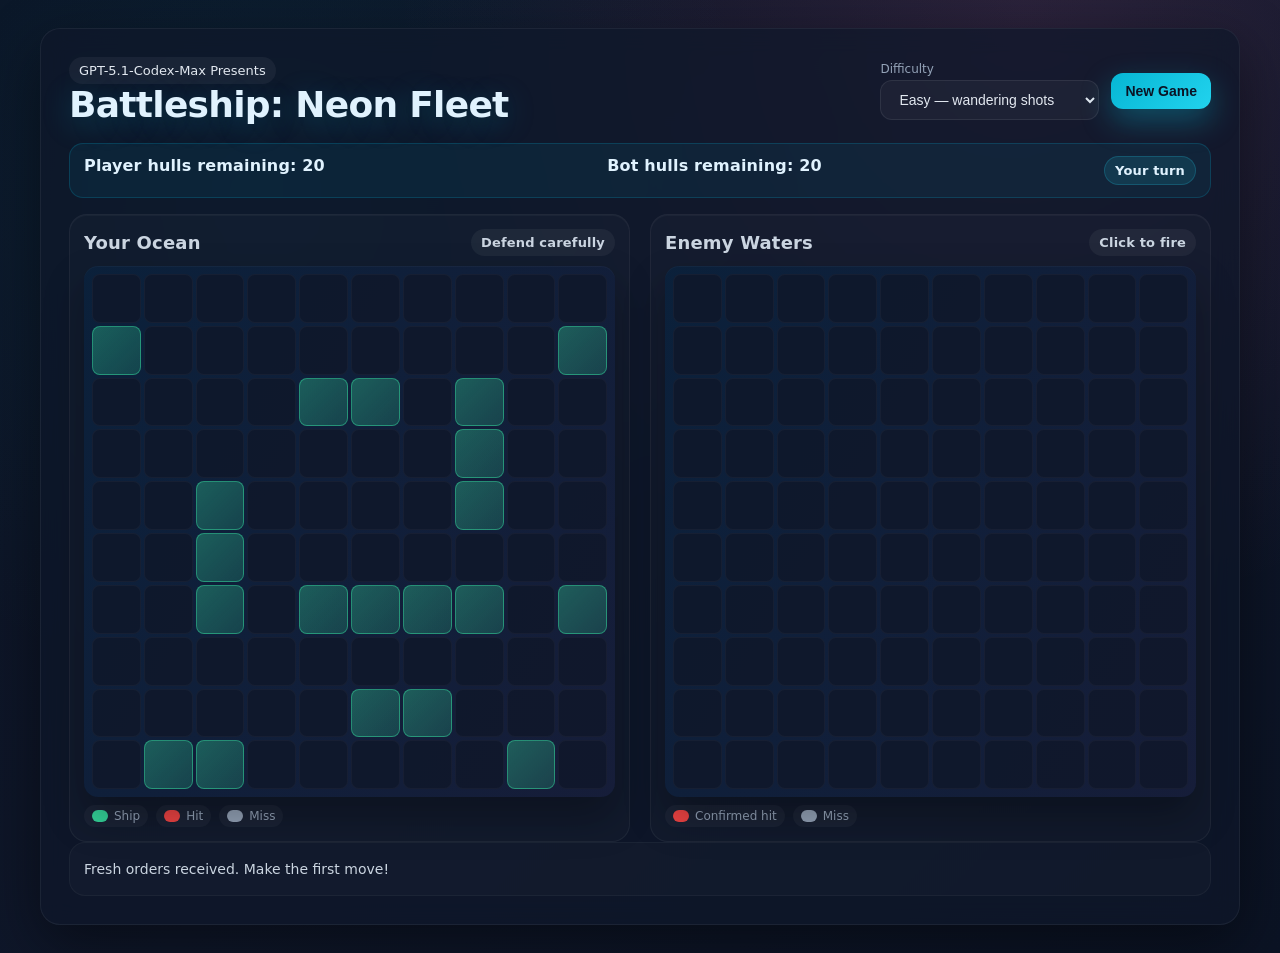
<file: battleship.html>
<!DOCTYPE html>
<html lang="en">
<head>
  <meta charset="UTF-8">
  <meta name="viewport" content="width=device-width, initial-scale=1.0">
  <title>Beautiful Battleship</title>
  <style>
    :root {
      --deep-blue: #0f172a;
      --accent: #06b6d4;
      --accent-2: #f472b6;
      --grid: #0b1933;
      --hit: #ef4444;
      --miss: #94a3b8;
      --ship: #34d399;
    }

    * {
      box-sizing: border-box;
    }

    body {
      margin: 0;
      min-height: 100vh;
      font-family: "Inter", system-ui, -apple-system, BlinkMacSystemFont, "Segoe UI", sans-serif;
      color: #e2e8f0;
      background: radial-gradient(circle at 20% 20%, rgba(6, 182, 212, 0.08), transparent 40%),
        radial-gradient(circle at 80% 0%, rgba(244, 114, 182, 0.12), transparent 45%),
        linear-gradient(135deg, #0b1324, #0f172a 50%, #0b1324);
      display: flex;
      align-items: center;
      justify-content: center;
      padding: 28px;
    }

    .app {
      width: min(1200px, 100%);
      background: rgba(15, 23, 42, 0.7);
      border: 1px solid rgba(255, 255, 255, 0.06);
      border-radius: 20px;
      box-shadow: 0 20px 60px rgba(0, 0, 0, 0.45);
      backdrop-filter: blur(12px);
      padding: 28px;
    }

    header {
      display: flex;
      justify-content: space-between;
      align-items: center;
      gap: 16px;
      flex-wrap: wrap;
      margin-bottom: 18px;
    }

    h1 {
      font-weight: 800;
      letter-spacing: -0.02em;
      margin: 0;
      font-size: clamp(28px, 3vw, 36px);
      color: #e0f2fe;
      text-shadow: 0 6px 30px rgba(6, 182, 212, 0.28);
    }

    .controls {
      display: flex;
      align-items: center;
      gap: 12px;
      flex-wrap: wrap;
    }

    select,
    button {
      background: rgba(255, 255, 255, 0.04);
      border: 1px solid rgba(255, 255, 255, 0.08);
      color: #e2e8f0;
      padding: 10px 14px;
      border-radius: 12px;
      font-size: 14px;
      transition: all 0.2s ease;
      cursor: pointer;
    }

    select:focus,
    button:focus {
      outline: 2px solid var(--accent);
      outline-offset: 2px;
    }

    button.primary {
      background: linear-gradient(135deg, var(--accent), #22d3ee);
      color: #0b1324;
      font-weight: 700;
      border: none;
      box-shadow: 0 12px 30px rgba(6, 182, 212, 0.35);
    }

    button.primary:hover {
      transform: translateY(-1px);
      box-shadow: 0 16px 40px rgba(6, 182, 212, 0.45);
    }

    button.secondary:hover,
    select:hover {
      border-color: rgba(255, 255, 255, 0.18);
    }

    .boards {
      display: grid;
      grid-template-columns: repeat(auto-fit, minmax(320px, 1fr));
      gap: 20px;
      margin-top: 16px;
    }

    .card {
      background: rgba(255, 255, 255, 0.02);
      border: 1px solid rgba(255, 255, 255, 0.05);
      border-radius: 18px;
      padding: 14px;
      box-shadow: inset 0 1px 0 rgba(255, 255, 255, 0.03);
    }

    .card h2 {
      margin: 0 0 10px;
      font-size: 18px;
      letter-spacing: 0.01em;
      color: #cbd5e1;
      display: flex;
      align-items: center;
      justify-content: space-between;
    }

    .legend {
      font-size: 12px;
      color: #94a3b8;
      display: flex;
      gap: 8px;
      flex-wrap: wrap;
      margin-top: 8px;
    }

    .legend span {
      display: inline-flex;
      align-items: center;
      gap: 6px;
      padding: 4px 8px;
      border-radius: 999px;
      background: rgba(255, 255, 255, 0.04);
    }

    .swatch {
      width: 12px;
      height: 12px;
      border-radius: 4px;
      display: inline-block;
    }

    .grid {
      display: grid;
      grid-template-columns: repeat(10, 1fr);
      gap: 3px;
      background: var(--grid);
      padding: 8px;
      border-radius: 14px;
      position: relative;
      overflow: hidden;
      box-shadow: inset 0 1px 0 rgba(255, 255, 255, 0.03), 0 20px 40px rgba(0, 0, 0, 0.3);
    }

    .grid::before {
      content: "";
      position: absolute;
      inset: 0;
      background: linear-gradient(120deg, rgba(6, 182, 212, 0.08), rgba(244, 114, 182, 0.08));
      opacity: 0.6;
      pointer-events: none;
    }

    .cell {
      position: relative;
      width: 100%;
      aspect-ratio: 1;
      background: rgba(15, 23, 42, 0.8);
      border-radius: 8px;
      transition: transform 0.16s ease, background 0.2s ease, box-shadow 0.2s ease;
      cursor: pointer;
      border: 1px solid rgba(255, 255, 255, 0.03);
    }

    .cell:hover {
      transform: translateY(-1px);
      box-shadow: 0 6px 18px rgba(6, 182, 212, 0.22);
    }

    .cell.player {
      cursor: default;
    }

    .cell.ship {
      background: linear-gradient(135deg, rgba(52, 211, 153, 0.35), rgba(52, 211, 153, 0.2));
      border-color: rgba(52, 211, 153, 0.5);
    }

    .cell.hit {
      background: linear-gradient(135deg, rgba(239, 68, 68, 0.75), rgba(239, 68, 68, 0.5));
      border-color: rgba(239, 68, 68, 0.8);
      box-shadow: 0 6px 20px rgba(239, 68, 68, 0.35);
    }

    .cell.miss {
      background: linear-gradient(135deg, rgba(148, 163, 184, 0.35), rgba(148, 163, 184, 0.2));
      border-color: rgba(148, 163, 184, 0.5);
      color: #0b1324;
    }

    .status {
      margin: 16px 0 8px;
      padding: 12px 14px;
      border-radius: 14px;
      background: rgba(6, 182, 212, 0.08);
      border: 1px solid rgba(6, 182, 212, 0.2);
      color: #e0f2fe;
      font-weight: 600;
      letter-spacing: 0.01em;
      display: flex;
      justify-content: space-between;
      flex-wrap: wrap;
      gap: 12px;
    }

    .log {
      background: rgba(255, 255, 255, 0.02);
      border: 1px solid rgba(255, 255, 255, 0.04);
      border-radius: 16px;
      padding: 12px 14px;
      max-height: 200px;
      overflow: auto;
      font-size: 14px;
      color: #cbd5e1;
    }

    .log p {
      margin: 6px 0;
    }

    .pill {
      display: inline-flex;
      align-items: center;
      gap: 6px;
      background: rgba(255, 255, 255, 0.05);
      padding: 6px 10px;
      border-radius: 999px;
      font-size: 13px;
    }

    @media (max-width: 640px) {
      body {
        padding: 14px;
      }
      .boards {
        grid-template-columns: 1fr;
      }
    }
  </style>
</head>
<body>
  <div class="app">
    <header>
      <div>
        <div class="pill">GPT-5.1-Codex-Max Presents</div>
        <h1>Battleship: Neon Fleet</h1>
      </div>
      <div class="controls">
        <label>
          <span style="font-size:12px;color:#94a3b8;display:block;margin-bottom:4px;">Difficulty</span>
          <select id="difficulty">
            <option value="easy">Easy — wandering shots</option>
            <option value="medium">Medium — hunts after a hit</option>
            <option value="hard">Hard — probability hunter</option>
          </select>
        </label>
        <button id="restart" class="primary">New Game</button>
      </div>
    </header>

    <div class="status">
      <div>Player hulls remaining: <strong id="player-ships">10</strong></div>
      <div>Bot hulls remaining: <strong id="bot-ships">10</strong></div>
      <div id="turn-indicator" class="pill" style="background:rgba(34,211,238,0.12);border:1px solid rgba(34,211,238,0.2);">Your turn</div>
    </div>

    <div class="boards">
      <div class="card">
        <h2>Your Ocean <span class="pill">Defend carefully</span></h2>
        <div id="player-grid" class="grid"></div>
        <div class="legend">
          <span><span class="swatch" style="background:var(--ship);"></span>Ship</span>
          <span><span class="swatch" style="background:var(--hit);"></span>Hit</span>
          <span><span class="swatch" style="background:var(--miss);"></span>Miss</span>
        </div>
      </div>
      <div class="card">
        <h2>Enemy Waters <span class="pill">Click to fire</span></h2>
        <div id="bot-grid" class="grid"></div>
        <div class="legend">
          <span><span class="swatch" style="background:var(--hit);"></span>Confirmed hit</span>
          <span><span class="swatch" style="background:var(--miss);"></span>Miss</span>
        </div>
      </div>
    </div>

    <div class="log" id="log"></div>
  </div>

  <script>
    const size = 10;
    const shipsToPlace = [4, 3, 3, 2, 2, 2, 1, 1, 1, 1];

    const playerGrid = document.getElementById('player-grid');
    const botGrid = document.getElementById('bot-grid');
    const logEl = document.getElementById('log');
    const restartBtn = document.getElementById('restart');
    const difficultySelect = document.getElementById('difficulty');
    const playerCountEl = document.getElementById('player-ships');
    const botCountEl = document.getElementById('bot-ships');
    const turnIndicator = document.getElementById('turn-indicator');

    let playerBoard, botBoard, gameOver, turn, botMemory;

    function createBoard() {
      return Array.from({ length: size }, () => (
        Array.from({ length: size }, () => ({ hasShip: false, hit: false, miss: false }))
      ));
    }

    function log(message) {
      const entry = document.createElement('p');
      entry.innerHTML = message;
      logEl.prepend(entry);
    }

    function resetLog() {
      logEl.innerHTML = '<p>Fresh orders received. Make the first move!</p>';
    }

    function neighbors(r, c) {
      const coords = [];
      for (let dr = -1; dr <= 1; dr++) {
        for (let dc = -1; dc <= 1; dc++) {
          if (dr === 0 && dc === 0) continue;
          const nr = r + dr;
          const nc = c + dc;
          if (nr >= 0 && nr < size && nc >= 0 && nc < size) coords.push([nr, nc]);
        }
      }
      return coords;
    }

    function canPlace(board, row, col, length, horizontal) {
      for (let i = 0; i < length; i++) {
        const r = row + (horizontal ? 0 : i);
        const c = col + (horizontal ? i : 0);
        if (r >= size || c >= size) return false;
        if (board[r][c].hasShip) return false;
        for (const [nr, nc] of neighbors(r, c)) {
          if (board[nr][nc].hasShip) return false;
        }
      }
      return true;
    }

    function placeShips(board) {
      for (const length of shipsToPlace) {
        let placed = false;
        while (!placed) {
          const horizontal = Math.random() < 0.5;
          const row = Math.floor(Math.random() * size);
          const col = Math.floor(Math.random() * size);
          if (canPlace(board, row, col, length, horizontal)) {
            for (let i = 0; i < length; i++) {
              const r = row + (horizontal ? 0 : i);
              const c = col + (horizontal ? i : 0);
              board[r][c].hasShip = true;
            }
            placed = true;
          }
        }
      }
    }

    function renderBoards() {
      playerGrid.innerHTML = '';
      botGrid.innerHTML = '';

      for (let r = 0; r < size; r++) {
        for (let c = 0; c < size; c++) {
          const pCell = document.createElement('div');
          pCell.className = 'cell player';
          pCell.dataset.row = r;
          pCell.dataset.col = c;
          if (playerBoard[r][c].hasShip) pCell.classList.add('ship');
          if (playerBoard[r][c].hit) pCell.classList.add('hit');
          if (playerBoard[r][c].miss) pCell.classList.add('miss');
          playerGrid.appendChild(pCell);

          const bCell = document.createElement('div');
          bCell.className = 'cell enemy';
          bCell.dataset.row = r;
          bCell.dataset.col = c;
          if (botBoard[r][c].hit) bCell.classList.add('hit');
          if (botBoard[r][c].miss) bCell.classList.add('miss');
          bCell.addEventListener('click', handlePlayerShot);
          botGrid.appendChild(bCell);
        }
      }
    }

    function resetGame() {
      playerBoard = createBoard();
      botBoard = createBoard();
      placeShips(playerBoard);
      placeShips(botBoard);
      gameOver = false;
      turn = 'player';
      botMemory = { targets: [], hunt: null, tried: new Set() };
      updateCounts();
      resetLog();
      renderBoards();
      turnIndicator.textContent = 'Your turn';
      turnIndicator.style.background = 'rgba(34,211,238,0.12)';
      turnIndicator.style.borderColor = 'rgba(34,211,238,0.2)';
    }

    function updateCounts() {
      const count = board => board.flat().filter(cell => cell.hasShip && !cell.hit).length;
      playerCountEl.textContent = count(playerBoard);
      botCountEl.textContent = count(botBoard);
    }

    function handlePlayerShot(e) {
      if (gameOver || turn !== 'player') return;
      const cell = e.currentTarget;
      const r = +cell.dataset.row;
      const c = +cell.dataset.col;
      const target = botBoard[r][c];
      if (target.hit || target.miss) return;

      if (target.hasShip) {
        target.hit = true;
        log(`🎯 Direct hit at ${String.fromCharCode(65 + r)}${c + 1}!`);
        if (checkWin(botBoard)) {
          endGame('You win! The fleet is sunk.');
        }
      } else {
        target.miss = true;
        log(`💧 Splash at ${String.fromCharCode(65 + r)}${c + 1}.`);
        turn = 'bot';
        turnIndicator.textContent = "Bot's turn";
        turnIndicator.style.background = 'rgba(244,114,182,0.12)';
        turnIndicator.style.borderColor = 'rgba(244,114,182,0.25)';
        setTimeout(botMove, 420);
      }
      renderBoards();
      updateCounts();
    }

    function collectAvailableShots(board) {
      const shots = [];
      for (let r = 0; r < size; r++) {
        for (let c = 0; c < size; c++) {
          if (!board[r][c].hit && !board[r][c].miss) shots.push([r, c]);
        }
      }
      return shots;
    }

    function botMove() {
      if (gameOver) return;
      const difficulty = difficultySelect.value;
      let target;

      if (difficulty === 'easy') {
        const choices = collectAvailableShots(playerBoard);
        target = choices[Math.floor(Math.random() * choices.length)];
      } else if (difficulty === 'medium') {
        target = mediumStrategy();
      } else {
        target = hardStrategy();
      }

      const [r, c] = target;
      const cell = playerBoard[r][c];
      if (cell.hit || cell.miss) {
        return botMove();
      }

      if (cell.hasShip) {
        cell.hit = true;
        log(`⚡️ Bot hits your ship at ${String.fromCharCode(65 + r)}${c + 1}!`);
        if (checkWin(playerBoard)) {
          endGame('Bot wins. Your fleet is lost.');
          renderBoards();
          updateCounts();
          return;
        }
        rememberHit(r, c);
        setTimeout(botMove, 500);
      } else {
        cell.miss = true;
        log(`👌 Bot misses at ${String.fromCharCode(65 + r)}${c + 1}.`);
        turn = 'player';
        turnIndicator.textContent = 'Your turn';
        turnIndicator.style.background = 'rgba(34,211,238,0.12)';
        turnIndicator.style.borderColor = 'rgba(34,211,238,0.2)';
      }
      renderBoards();
      updateCounts();
    }

    function rememberHit(r, c) {
      botMemory.targets.push([r, c]);
      botMemory.hunt = botMemory.hunt || [r, c];
    }

    function mediumStrategy() {
      if (botMemory.targets.length) {
        const [hr, hc] = botMemory.targets[0];
        const options = [[hr + 1, hc], [hr - 1, hc], [hr, hc + 1], [hr, hc - 1]]
          .filter(([r, c]) => r >= 0 && r < size && c >= 0 && c < size)
          .filter(([r, c]) => !playerBoard[r][c].hit && !playerBoard[r][c].miss);
        if (options.length) return options[Math.floor(Math.random() * options.length)];
        botMemory.targets.shift();
      }
      const shots = collectAvailableShots(playerBoard);
      return shots[Math.floor(Math.random() * shots.length)];
    }

    function hardStrategy() {
      const weights = Array.from({ length: size }, () => Array(size).fill(0));
      const remainingShips = shipsToPlace.filter(len => !isShipSunk(len, playerBoard));

      for (const len of remainingShips) {
        for (let r = 0; r < size; r++) {
          for (let c = 0; c < size; c++) {
            if (canFit(r, c, len, true, playerBoard)) markWeights(weights, r, c, len, true);
            if (canFit(r, c, len, false, playerBoard)) markWeights(weights, r, c, len, false);
          }
        }
      }

      // prefer adjacent to last known hit
      if (botMemory.targets.length) {
        for (const [hr, hc] of botMemory.targets) {
          for (const [nr, nc] of [[hr + 1, hc], [hr - 1, hc], [hr, hc + 1], [hr, hc - 1]]) {
            if (nr >= 0 && nr < size && nc >= 0 && nc < size && !playerBoard[nr][nc].hit && !playerBoard[nr][nc].miss) {
              weights[nr][nc] += 3; // bump priority near hits
            }
          }
        }
      }

      let best = [];
      let maxWeight = -1;
      for (let r = 0; r < size; r++) {
        for (let c = 0; c < size; c++) {
          if (playerBoard[r][c].hit || playerBoard[r][c].miss) continue;
          if (weights[r][c] > maxWeight) {
            maxWeight = weights[r][c];
            best = [[r, c]];
          } else if (weights[r][c] === maxWeight) {
            best.push([r, c]);
          }
        }
      }
      if (!best.length) return mediumStrategy();
      return best[Math.floor(Math.random() * best.length)];
    }

    function canFit(r, c, len, horizontal, board) {
      for (let i = 0; i < len; i++) {
        const nr = r + (horizontal ? 0 : i);
        const nc = c + (horizontal ? i : 0);
        if (nr >= size || nc >= size) return false;
        if (board[nr][nc].miss) return false;
        if (board[nr][nc].hit && !board[nr][nc].hasShip) return false;
        if (board[nr][nc].hit && board[nr][nc].hasShip) {
          // allow if still part of line
        }
      }
      return true;
    }

    function markWeights(weights, r, c, len, horizontal) {
      for (let i = 0; i < len; i++) {
        const nr = r + (horizontal ? 0 : i);
        const nc = c + (horizontal ? i : 0);
        if (!playerBoard[nr][nc].hit && !playerBoard[nr][nc].miss) weights[nr][nc] += 1;
      }
    }

    function isShipSunk(length, board) {
      let remaining = 0;
      for (let r = 0; r < size; r++) {
        for (let c = 0; c < size; c++) {
          if (board[r][c].hasShip && !board[r][c].hit) remaining++;
        }
      }
      // if fewer cells remain than this ship length, assume sunk for weighting
      return remaining < length;
    }

    function checkWin(board) {
      return board.flat().every(cell => !cell.hasShip || cell.hit);
    }

    function endGame(message) {
      gameOver = true;
      turnIndicator.textContent = message;
      turnIndicator.style.background = 'rgba(52,211,153,0.12)';
      turnIndicator.style.borderColor = 'rgba(52,211,153,0.3)';
      log(`🏁 ${message}`);
    }

    restartBtn.addEventListener('click', resetGame);
    resetGame();
  </script>
</body>
</html>
</file>
